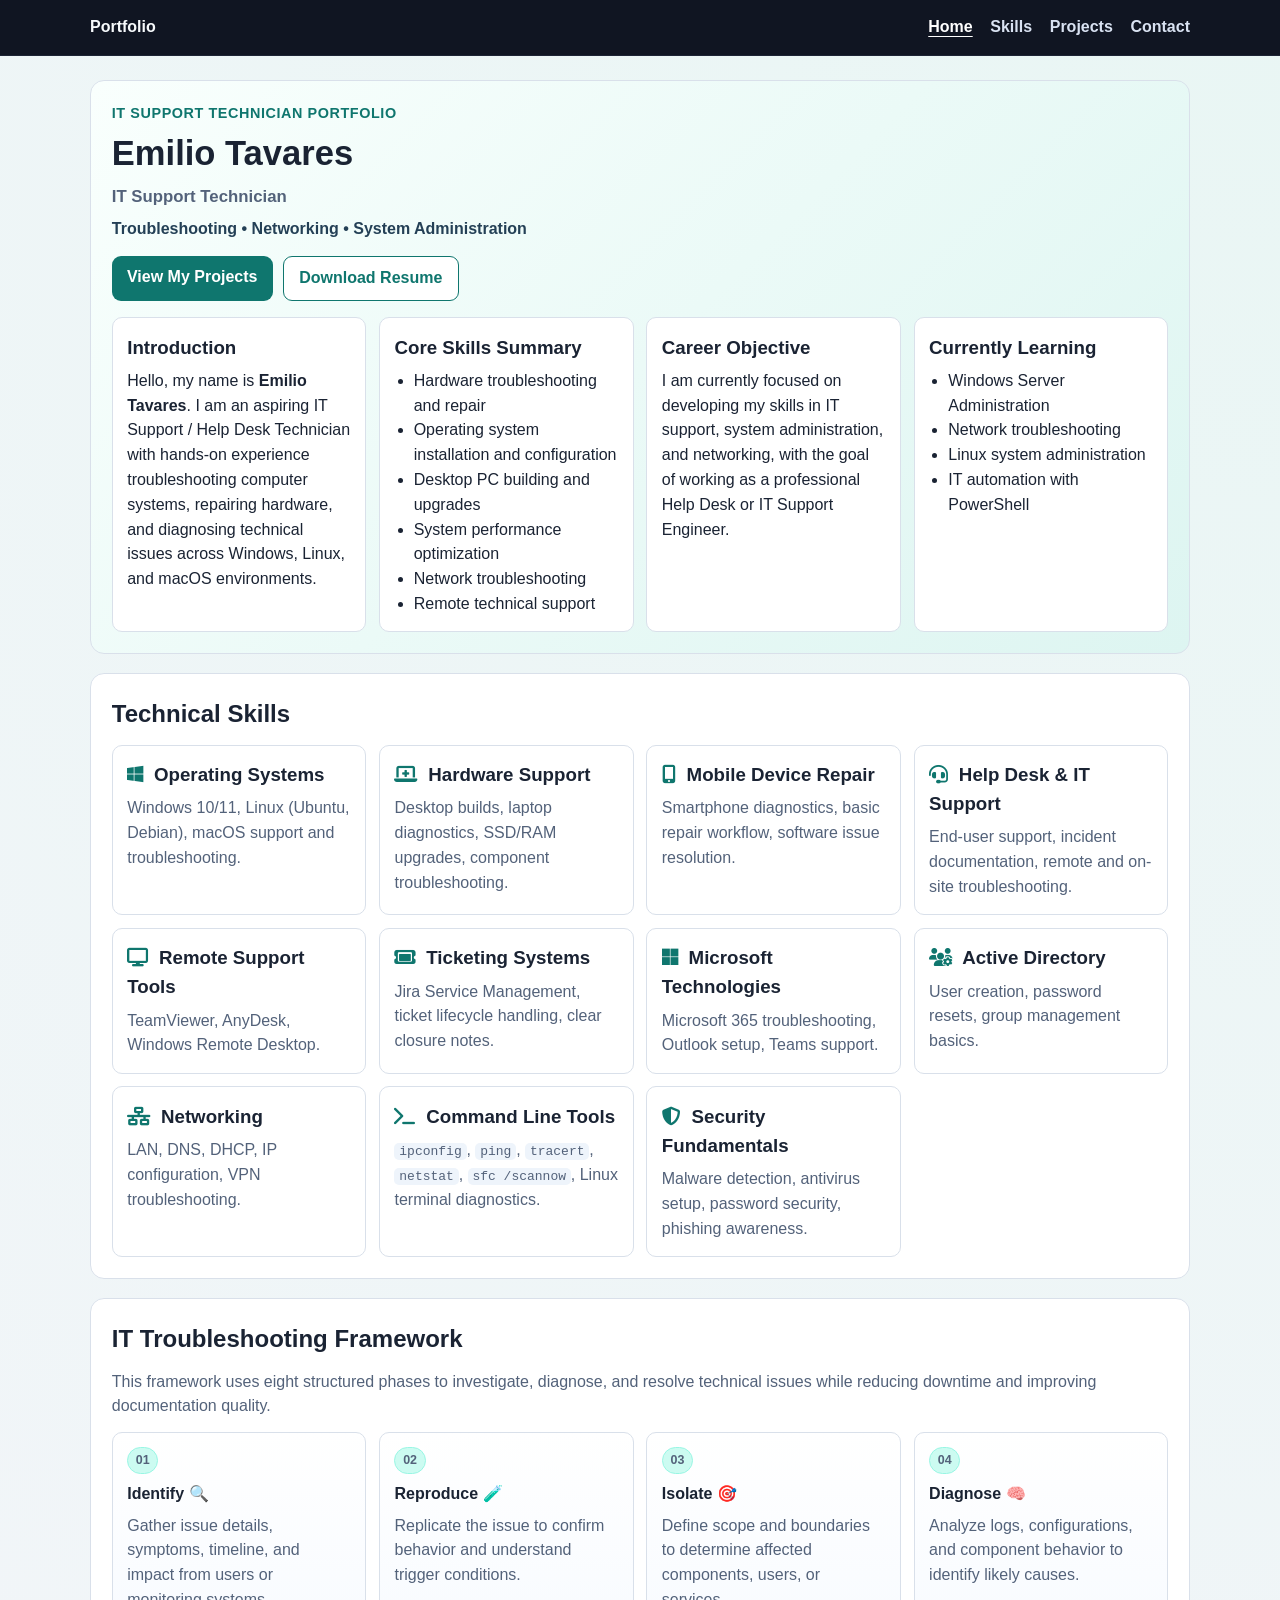
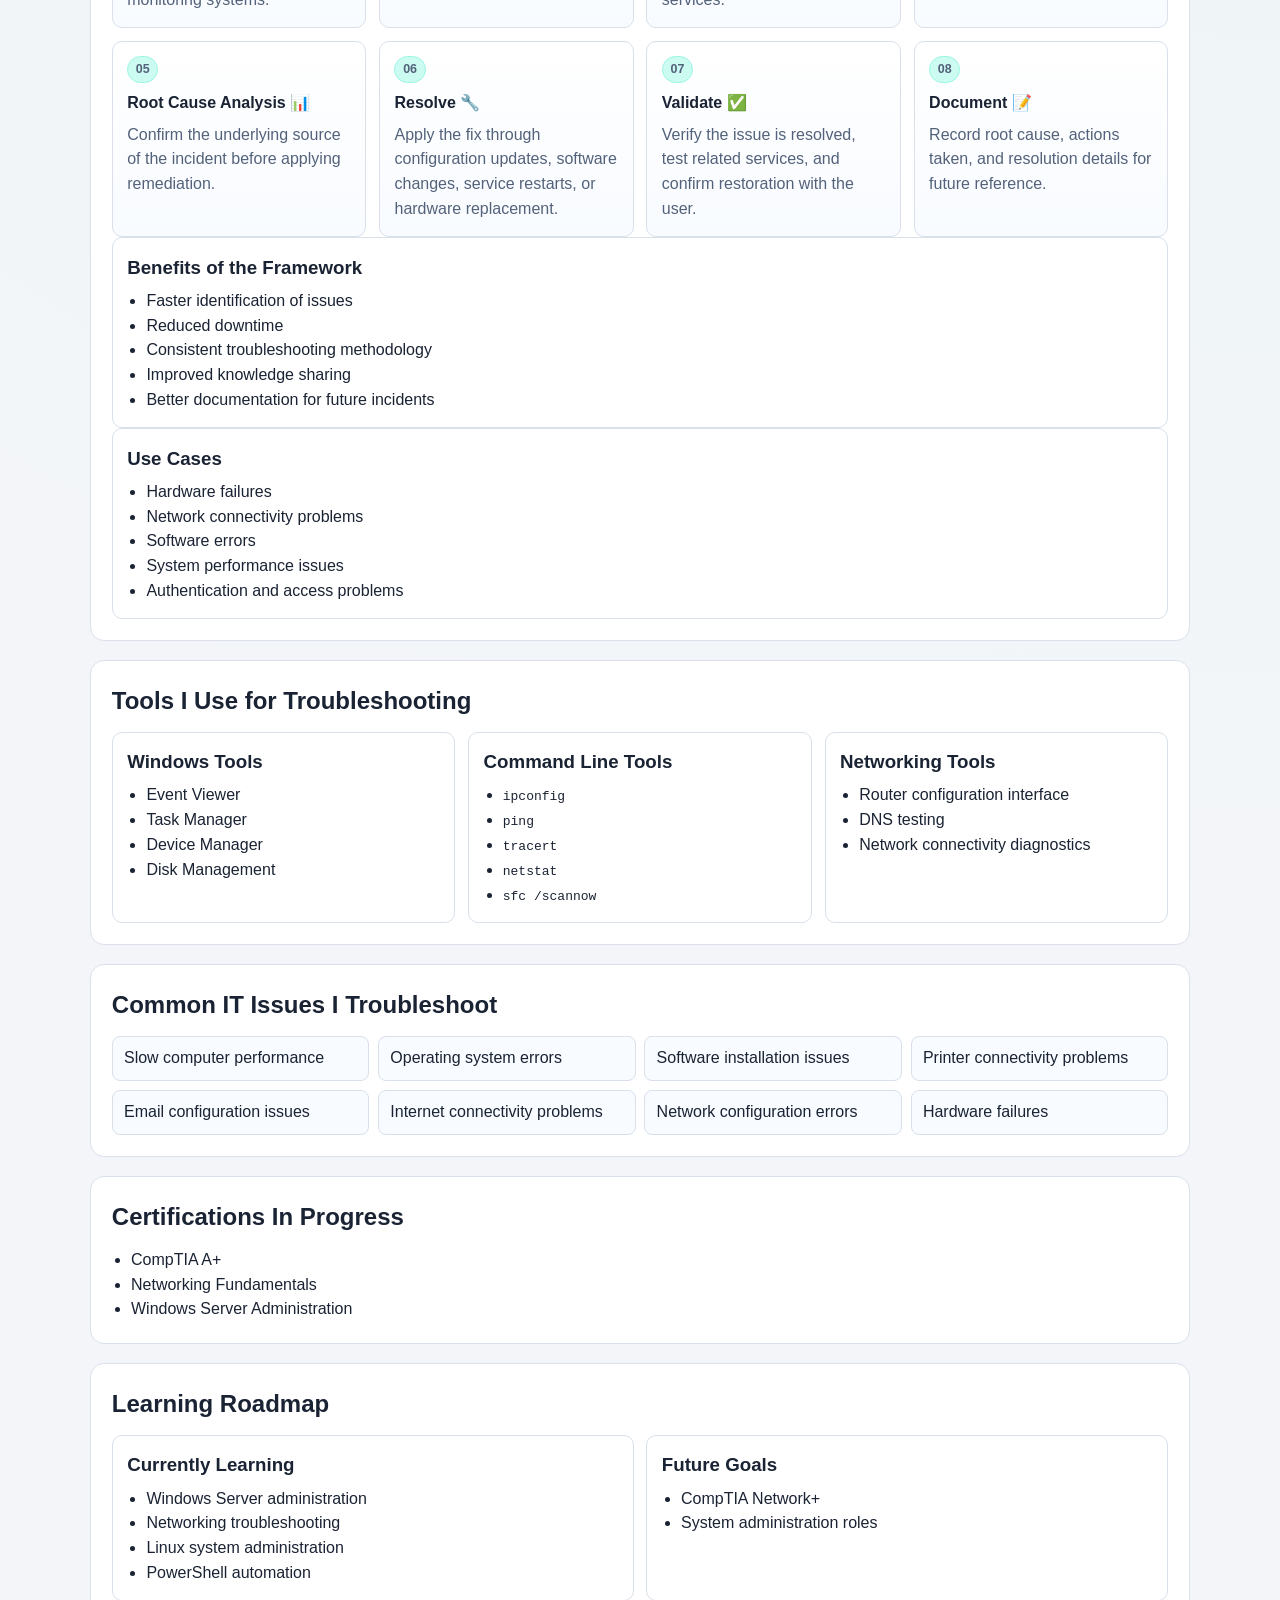
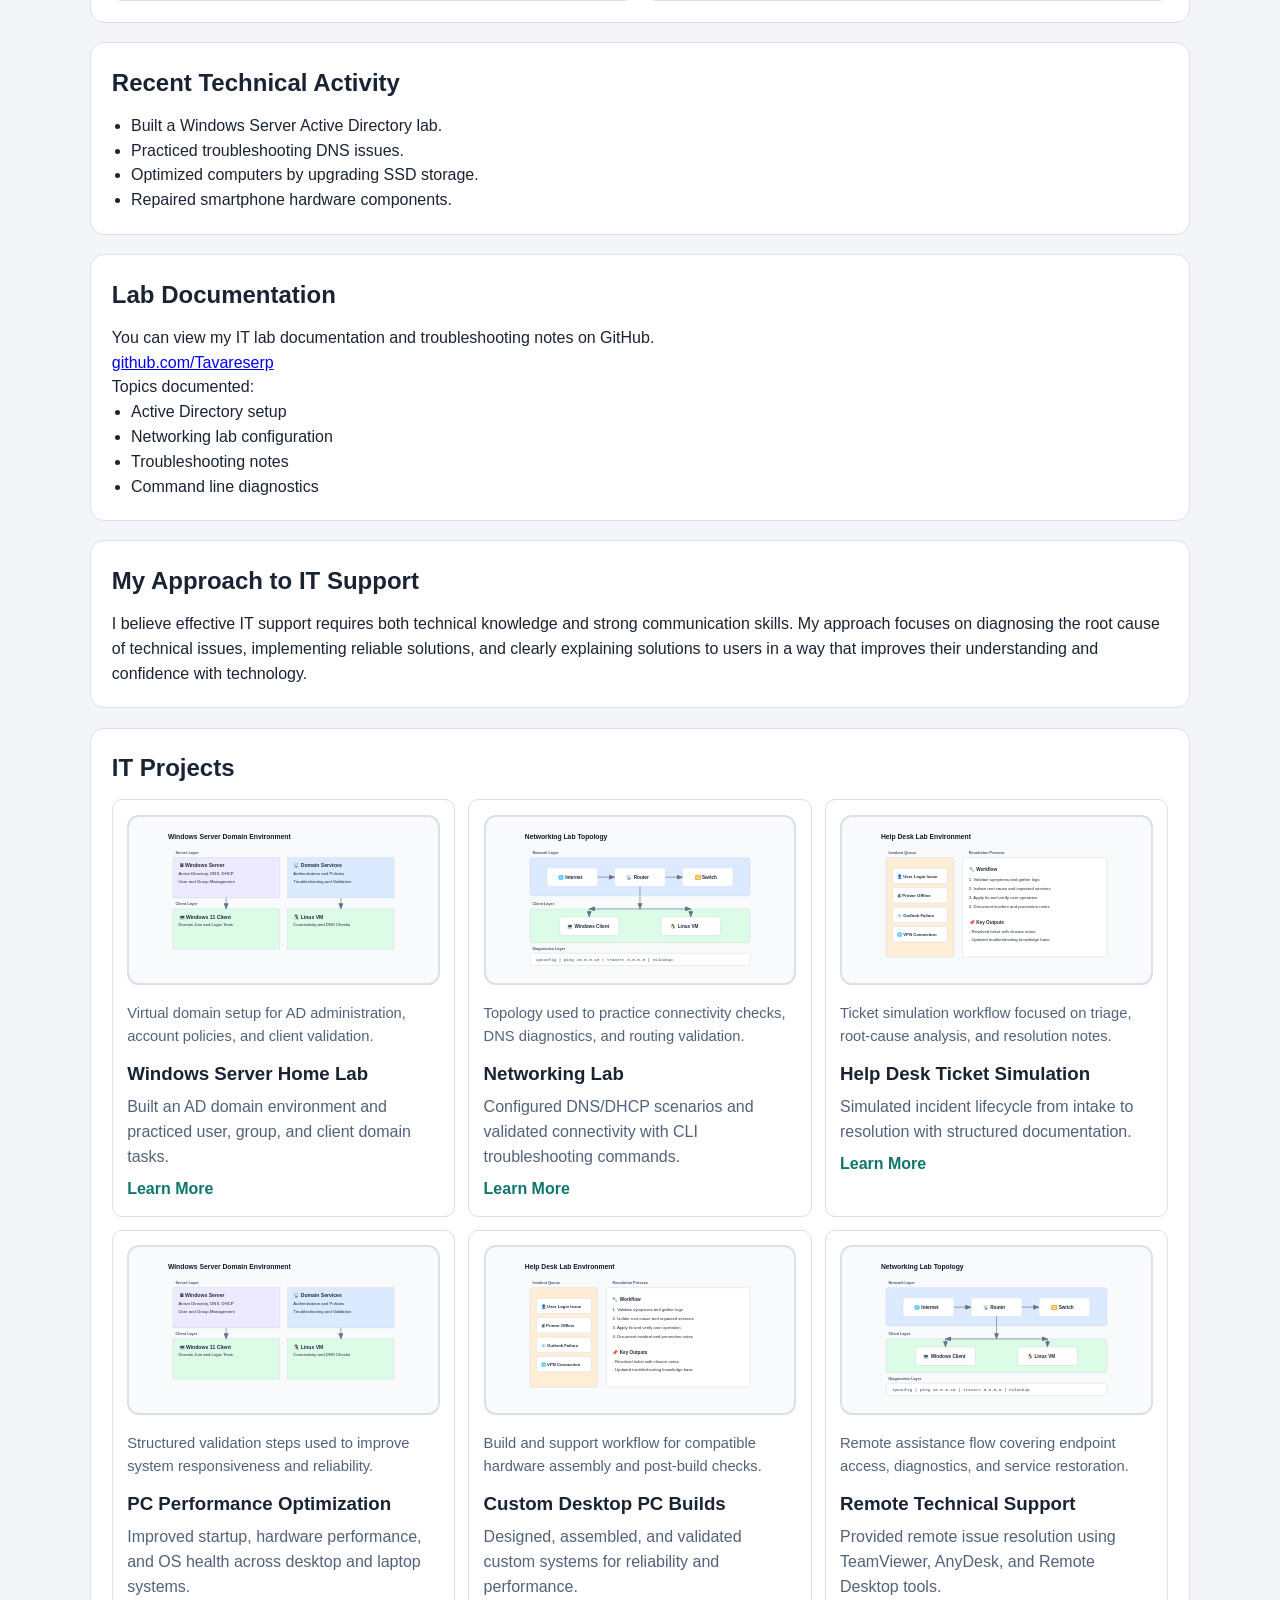
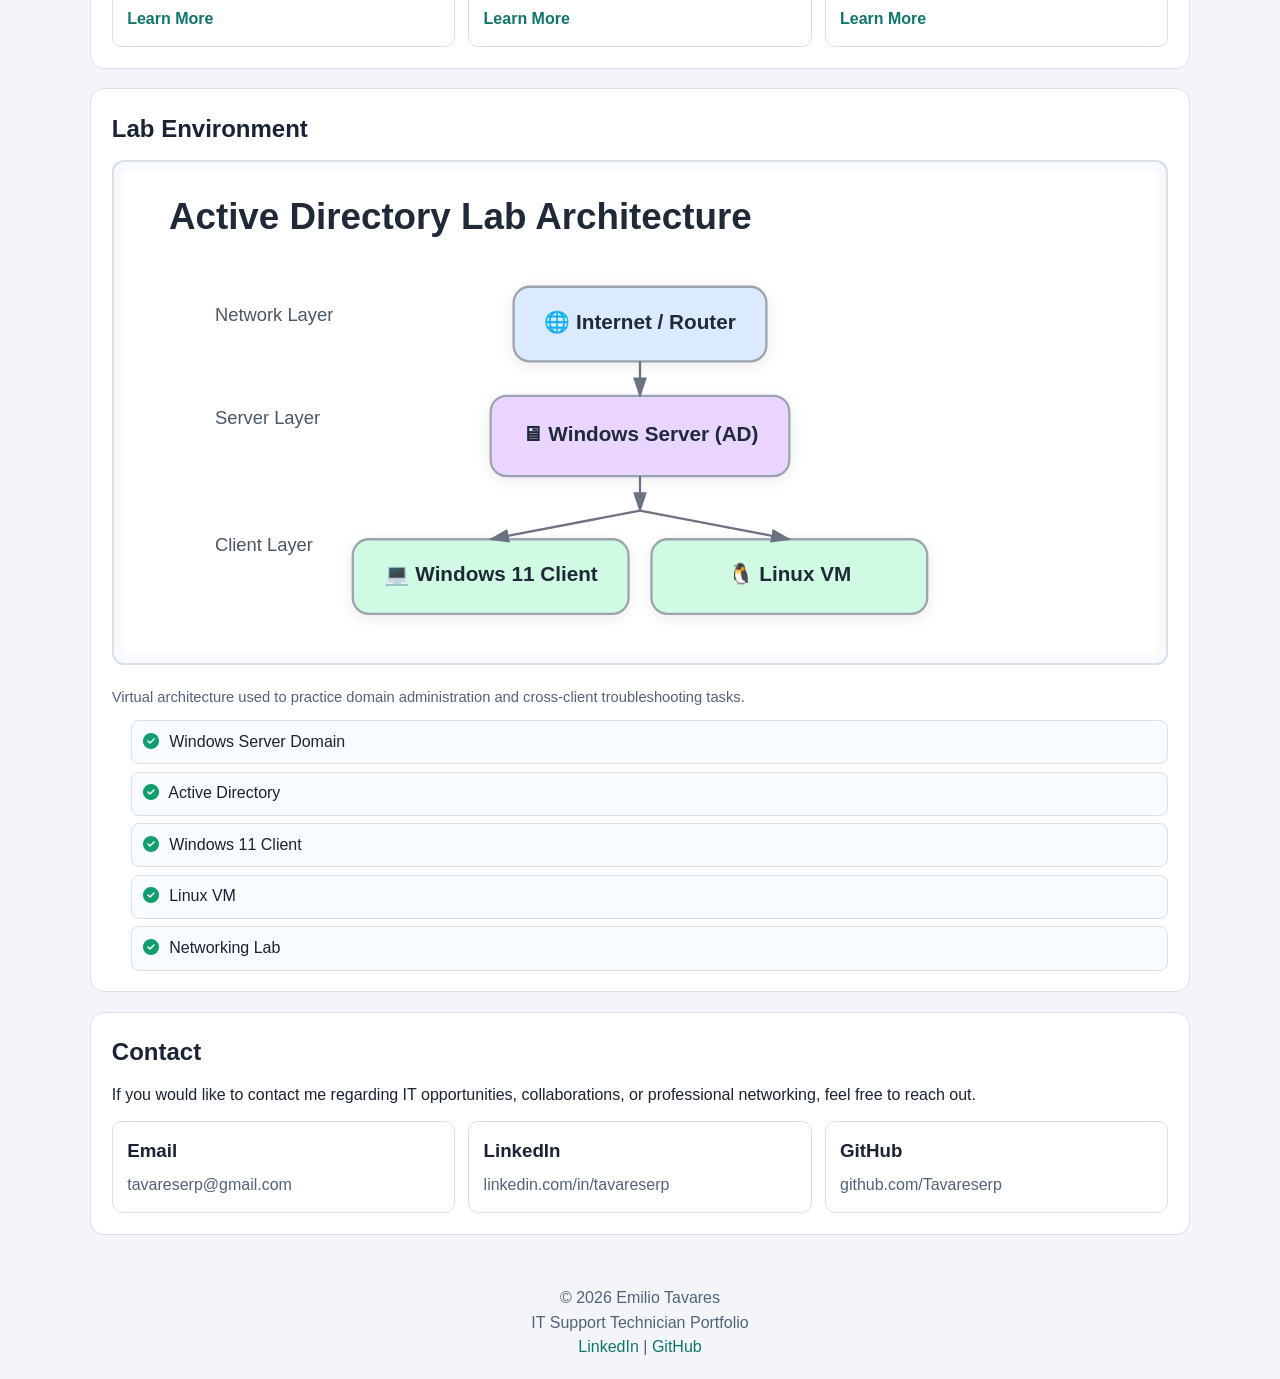
<file: index.html>
<!DOCTYPE html>
<html lang="en">
<head>
  <meta charset="UTF-8" />
  <meta name="viewport" content="width=device-width, initial-scale=1.0" />
  <title>IT Support Portfolio</title>
  <meta name="description" content="IT Support portfolio featuring technical skills, troubleshooting workflow, lab architecture, and project summaries." />
  <meta name="theme-color" content="#101522" />
  <meta property="og:title" content="IT Support Portfolio" />
  <meta property="og:description" content="Technical skills, IT troubleshooting process, lab diagrams, and project highlights." />
  <meta property="og:type" content="website" />
  <link rel="preconnect" href="https://cdnjs.cloudflare.com" />
  <link
    rel="stylesheet"
    href="https://cdnjs.cloudflare.com/ajax/libs/font-awesome/6.5.2/css/all.min.css"
    crossorigin="anonymous"
    referrerpolicy="no-referrer"
  />
  <link rel="stylesheet" href="hdp.css" />
</head>
<body>
  <a class="skip-link" href="#main-content">Skip to main content</a>
  <nav class="site-nav" aria-label="Primary">
    <div class="nav-inner">
      <a class="brand" href="#home">Portfolio</a>
      <ul class="nav-links">
        <li><a href="#home">Home</a></li>
        <li><a href="#skills">Skills</a></li>
        <li><a href="#projects">Projects</a></li>
        <li><a href="#contact">Contact</a></li>
      </ul>
    </div>
  </nav>

  <main id="main-content">
    <section id="home" class="section hero">
      <p class="eyebrow">IT Support Technician Portfolio</p>
      <h1>Emilio Tavares</h1>
      <h2>IT Support Technician</h2>
      <p class="hero-text">Troubleshooting • Networking • System Administration</p>
      <div class="hero-actions">
        <a href="#projects" class="btn btn-primary">View My Projects</a>
        <a href="resume.pdf" class="btn btn-secondary" download>Download Resume</a>
      </div>

      <div class="hero-grid">
        <article class="subsection">
          <h3>Introduction</h3>
          <p>
            Hello, my name is <strong>Emilio Tavares</strong>. I am an aspiring IT Support / Help Desk Technician with
            hands-on experience troubleshooting computer systems, repairing hardware, and diagnosing technical issues
            across Windows, Linux, and macOS environments.
          </p>
        </article>

        <article class="subsection">
          <h3>Core Skills Summary</h3>
          <ul>
            <li>Hardware troubleshooting and repair</li>
            <li>Operating system installation and configuration</li>
            <li>Desktop PC building and upgrades</li>
            <li>System performance optimization</li>
            <li>Network troubleshooting</li>
            <li>Remote technical support</li>
          </ul>
        </article>

        <article class="subsection">
          <h3>Career Objective</h3>
          <p>
            I am currently focused on developing my skills in IT support, system administration, and networking,
            with the goal of working as a professional Help Desk or IT Support Engineer.
          </p>
        </article>

        <article class="subsection">
          <h3>Currently Learning</h3>
          <ul>
            <li>Windows Server Administration</li>
            <li>Network troubleshooting</li>
            <li>Linux system administration</li>
            <li>IT automation with PowerShell</li>
          </ul>
        </article>
      </div>
    </section>

    <section id="skills" class="section">
      <h2>Technical Skills</h2>
      <div class="skills-grid">
        <article class="skill-card"><h3><i class="fa-brands fa-windows"></i> Operating Systems</h3><p>Windows 10/11, Linux (Ubuntu, Debian), macOS support and troubleshooting.</p></article>
        <article class="skill-card"><h3><i class="fa-solid fa-laptop-medical"></i> Hardware Support</h3><p>Desktop builds, laptop diagnostics, SSD/RAM upgrades, component troubleshooting.</p></article>
        <article class="skill-card"><h3><i class="fa-solid fa-mobile-screen-button"></i> Mobile Device Repair</h3><p>Smartphone diagnostics, basic repair workflow, software issue resolution.</p></article>
        <article class="skill-card"><h3><i class="fa-solid fa-headset"></i> Help Desk &amp; IT Support</h3><p>End-user support, incident documentation, remote and on-site troubleshooting.</p></article>
        <article class="skill-card"><h3><i class="fa-solid fa-display"></i> Remote Support Tools</h3><p>TeamViewer, AnyDesk, Windows Remote Desktop.</p></article>
        <article class="skill-card"><h3><i class="fa-solid fa-ticket"></i> Ticketing Systems</h3><p>Jira Service Management, ticket lifecycle handling, clear closure notes.</p></article>
        <article class="skill-card"><h3><i class="fa-brands fa-microsoft"></i> Microsoft Technologies</h3><p>Microsoft 365 troubleshooting, Outlook setup, Teams support.</p></article>
        <article class="skill-card"><h3><i class="fa-solid fa-users-gear"></i> Active Directory</h3><p>User creation, password resets, group management basics.</p></article>
        <article class="skill-card"><h3><i class="fa-solid fa-network-wired"></i> Networking</h3><p>LAN, DNS, DHCP, IP configuration, VPN troubleshooting.</p></article>
        <article class="skill-card"><h3><i class="fa-solid fa-terminal"></i> Command Line Tools</h3><p><code>ipconfig</code>, <code>ping</code>, <code>tracert</code>, <code>netstat</code>, <code>sfc /scannow</code>, Linux terminal diagnostics.</p></article>
        <article class="skill-card"><h3><i class="fa-solid fa-shield-halved"></i> Security Fundamentals</h3><p>Malware detection, antivirus setup, password security, phishing awareness.</p></article>
      </div>
    </section>

    <section id="troubleshooting-process" class="section">
      <h2>IT Troubleshooting Framework</h2>
      <p class="section-intro">
        This framework uses eight structured phases to investigate, diagnose, and resolve technical issues while
        reducing downtime and improving documentation quality.
      </p>

      <div class="process-flow" role="list" aria-label="Troubleshooting workflow">
        <article class="process-step" role="listitem">
          <p class="step-number">01</p>
          <h3>Identify 🔍</h3>
          <p>Gather issue details, symptoms, timeline, and impact from users or monitoring systems.</p>
        </article>
        <article class="process-step" role="listitem">
          <p class="step-number">02</p>
          <h3>Reproduce 🧪</h3>
          <p>Replicate the issue to confirm behavior and understand trigger conditions.</p>
        </article>
        <article class="process-step" role="listitem">
          <p class="step-number">03</p>
          <h3>Isolate 🎯</h3>
          <p>Define scope and boundaries to determine affected components, users, or services.</p>
        </article>
        <article class="process-step" role="listitem">
          <p class="step-number">04</p>
          <h3>Diagnose 🧠</h3>
          <p>Analyze logs, configurations, and component behavior to identify likely causes.</p>
        </article>
        <article class="process-step" role="listitem">
          <p class="step-number">05</p>
          <h3>Root Cause Analysis 📊</h3>
          <p>Confirm the underlying source of the incident before applying remediation.</p>
        </article>
        <article class="process-step" role="listitem">
          <p class="step-number">06</p>
          <h3>Resolve 🔧</h3>
          <p>Apply the fix through configuration updates, software changes, service restarts, or hardware replacement.</p>
        </article>
        <article class="process-step" role="listitem">
          <p class="step-number">07</p>
          <h3>Validate ✅</h3>
          <p>Verify the issue is resolved, test related services, and confirm restoration with the user.</p>
        </article>
        <article class="process-step" role="listitem">
          <p class="step-number">08</p>
          <h3>Document 📝</h3>
          <p>Record root cause, actions taken, and resolution details for future reference.</p>
        </article>
      </div>

      <article class="subsection">
        <h3>Benefits of the Framework</h3>
        <ul>
          <li>Faster identification of issues</li>
          <li>Reduced downtime</li>
          <li>Consistent troubleshooting methodology</li>
          <li>Improved knowledge sharing</li>
          <li>Better documentation for future incidents</li>
        </ul>
      </article>

      <article class="subsection">
        <h3>Use Cases</h3>
        <ul>
          <li>Hardware failures</li>
          <li>Network connectivity problems</li>
          <li>Software errors</li>
          <li>System performance issues</li>
          <li>Authentication and access problems</li>
        </ul>
      </article>
    </section>

    <section id="troubleshooting-tools" class="section">
      <h2>Tools I Use for Troubleshooting</h2>
      <div class="tools-grid">
        <article class="tool-box">
          <h3>Windows Tools</h3>
          <ul>
            <li>Event Viewer</li>
            <li>Task Manager</li>
            <li>Device Manager</li>
            <li>Disk Management</li>
          </ul>
        </article>
        <article class="tool-box">
          <h3>Command Line Tools</h3>
          <ul>
            <li><code>ipconfig</code></li>
            <li><code>ping</code></li>
            <li><code>tracert</code></li>
            <li><code>netstat</code></li>
            <li><code>sfc /scannow</code></li>
          </ul>
        </article>
        <article class="tool-box">
          <h3>Networking Tools</h3>
          <ul>
            <li>Router configuration interface</li>
            <li>DNS testing</li>
            <li>Network connectivity diagnostics</li>
          </ul>
        </article>
      </div>
    </section>

    <section id="common-issues" class="section">
      <h2>Common IT Issues I Troubleshoot</h2>
      <ul class="issue-grid">
        <li>Slow computer performance</li>
        <li>Operating system errors</li>
        <li>Software installation issues</li>
        <li>Printer connectivity problems</li>
        <li>Email configuration issues</li>
        <li>Internet connectivity problems</li>
        <li>Network configuration errors</li>
        <li>Hardware failures</li>
      </ul>
    </section>

    <section id="certifications" class="section">
      <h2>Certifications In Progress</h2>
      <ul>
        <li>CompTIA A+</li>
        <li>Networking Fundamentals</li>
        <li>Windows Server Administration</li>
      </ul>
    </section>

    <section id="learning-roadmap" class="section">
      <h2>Learning Roadmap</h2>
      <div class="roadmap-grid">
        <article class="subsection">
          <h3>Currently Learning</h3>
          <ul>
            <li>Windows Server administration</li>
            <li>Networking troubleshooting</li>
            <li>Linux system administration</li>
            <li>PowerShell automation</li>
          </ul>
        </article>
        <article class="subsection">
          <h3>Future Goals</h3>
          <ul>
            <li>CompTIA Network+</li>
            <li>System administration roles</li>
          </ul>
        </article>
      </div>
    </section>

    <section id="recent-activity" class="section">
      <h2>Recent Technical Activity</h2>
      <ul>
        <li>Built a Windows Server Active Directory lab.</li>
        <li>Practiced troubleshooting DNS issues.</li>
        <li>Optimized computers by upgrading SSD storage.</li>
        <li>Repaired smartphone hardware components.</li>
      </ul>
    </section>

    <section id="lab-documentation" class="section">
      <h2>Lab Documentation</h2>
      <p>You can view my IT lab documentation and troubleshooting notes on GitHub.</p>
      <p><a href="https://github.com/Tavareserp/" target="_blank" rel="noopener noreferrer">github.com/Tavareserp</a></p>
      <p>Topics documented:</p>
      <ul>
        <li>Active Directory setup</li>
        <li>Networking lab configuration</li>
        <li>Troubleshooting notes</li>
        <li>Command line diagnostics</li>
      </ul>
    </section>

    <section id="philosophy" class="section">
      <h2>My Approach to IT Support</h2>
      <p>
        I believe effective IT support requires both technical knowledge and strong communication skills. My approach
        focuses on diagnosing the root cause of technical issues, implementing reliable solutions, and clearly
        explaining solutions to users in a way that improves their understanding and confidence with technology.
      </p>
    </section>

    <section id="projects" class="section">
      <h2>IT Projects</h2>
      <div class="projects-grid">
        <article class="project-card">
          <img src="images/windows-server-lab.svg" alt="Windows Server domain environment diagram" class="project-diagram" loading="lazy" decoding="async" />
          <p class="diagram-caption">Virtual domain setup for AD administration, account policies, and client validation.</p>
          <h3>Windows Server Home Lab</h3>
          <p>Built an AD domain environment and practiced user, group, and client domain tasks.</p>
          <a href="#" class="text-link">Learn More</a>
        </article>
        <article class="project-card">
          <img src="images/network-lab.svg" alt="Networking lab topology diagram" class="project-diagram" loading="lazy" decoding="async" />
          <p class="diagram-caption">Topology used to practice connectivity checks, DNS diagnostics, and routing validation.</p>
          <h3>Networking Lab</h3>
          <p>Configured DNS/DHCP scenarios and validated connectivity with CLI troubleshooting commands.</p>
          <a href="#" class="text-link">Learn More</a>
        </article>
        <article class="project-card">
          <img src="images/helpdesk-lab.svg" alt="Help desk lab environment diagram" class="project-diagram" loading="lazy" decoding="async" />
          <p class="diagram-caption">Ticket simulation workflow focused on triage, root-cause analysis, and resolution notes.</p>
          <h3>Help Desk Ticket Simulation</h3>
          <p>Simulated incident lifecycle from intake to resolution with structured documentation.</p>
          <a href="#" class="text-link">Learn More</a>
        </article>
        <article class="project-card">
          <img src="images/windows-server-lab.svg" alt="Windows server task diagram" class="project-diagram" loading="lazy" decoding="async" />
          <p class="diagram-caption">Structured validation steps used to improve system responsiveness and reliability.</p>
          <h3>PC Performance Optimization</h3>
          <p>Improved startup, hardware performance, and OS health across desktop and laptop systems.</p>
          <a href="#" class="text-link">Learn More</a>
        </article>
        <article class="project-card">
          <img src="images/helpdesk-lab.svg" alt="Custom desktop support diagram" class="project-diagram" loading="lazy" decoding="async" />
          <p class="diagram-caption">Build and support workflow for compatible hardware assembly and post-build checks.</p>
          <h3>Custom Desktop PC Builds</h3>
          <p>Designed, assembled, and validated custom systems for reliability and performance.</p>
          <a href="#" class="text-link">Learn More</a>
        </article>
        <article class="project-card">
          <img src="images/network-lab.svg" alt="Remote support network diagram" class="project-diagram" loading="lazy" decoding="async" />
          <p class="diagram-caption">Remote assistance flow covering endpoint access, diagnostics, and service restoration.</p>
          <h3>Remote Technical Support</h3>
          <p>Provided remote issue resolution using TeamViewer, AnyDesk, and Remote Desktop tools.</p>
          <a href="#" class="text-link">Learn More</a>
        </article>
      </div>
    </section>

    <section id="lab-status" class="section">
      <h2>Lab Environment</h2>
      <img class="diagram-image project-diagram" src="images/lab-environment-diagram.svg" loading="lazy" decoding="async" alt="Active Directory lab architecture diagram" />
      <p class="diagram-caption">Virtual architecture used to practice domain administration and cross-client troubleshooting tasks.</p>
      <ul class="status-list">
        <li><i class="fa-solid fa-circle-check"></i> Windows Server Domain</li>
        <li><i class="fa-solid fa-circle-check"></i> Active Directory</li>
        <li><i class="fa-solid fa-circle-check"></i> Windows 11 Client</li>
        <li><i class="fa-solid fa-circle-check"></i> Linux VM</li>
        <li><i class="fa-solid fa-circle-check"></i> Networking Lab</li>
      </ul>
    </section>

    <section id="contact" class="section">
      <h2>Contact</h2>
      <p>
        If you would like to contact me regarding IT opportunities, collaborations, or professional networking,
        feel free to reach out.
      </p>
      <div class="contact-grid">
        <article class="contact-item">
          <h3>Email</h3>
          <p><a href="mailto:tavareserp@gmail.com">tavareserp@gmail.com</a></p>
        </article>
        <article class="contact-item">
          <h3>LinkedIn</h3>
          <p><a href="https://linkedin.com/in/tavareserp" target="_blank" rel="noopener noreferrer">linkedin.com/in/tavareserp</a></p>
        </article>
        <article class="contact-item">
          <h3>GitHub</h3>
          <p><a href="https://github.com/Tavareserp/" target="_blank" rel="noopener noreferrer">github.com/Tavareserp</a></p>
        </article>
      </div>
    </section>
  </main>

  <footer>
    <p>&copy; <span id="year"></span> Emilio Tavares</p>
    <p>IT Support Technician Portfolio</p>
    <p>
      <a href="https://linkedin.com/in/tavareserp" target="_blank" rel="noopener noreferrer">LinkedIn</a>
      |
      <a href="https://github.com/Tavareserp/" target="_blank" rel="noopener noreferrer">GitHub</a>
    </p>
  </footer>

  <button id="backToTop" class="back-to-top" type="button" aria-label="Back to top">
    <i class="fa-solid fa-arrow-up"></i>
  </button>

  <script src="hdp.js"></script>
</body>
</html>
</file>
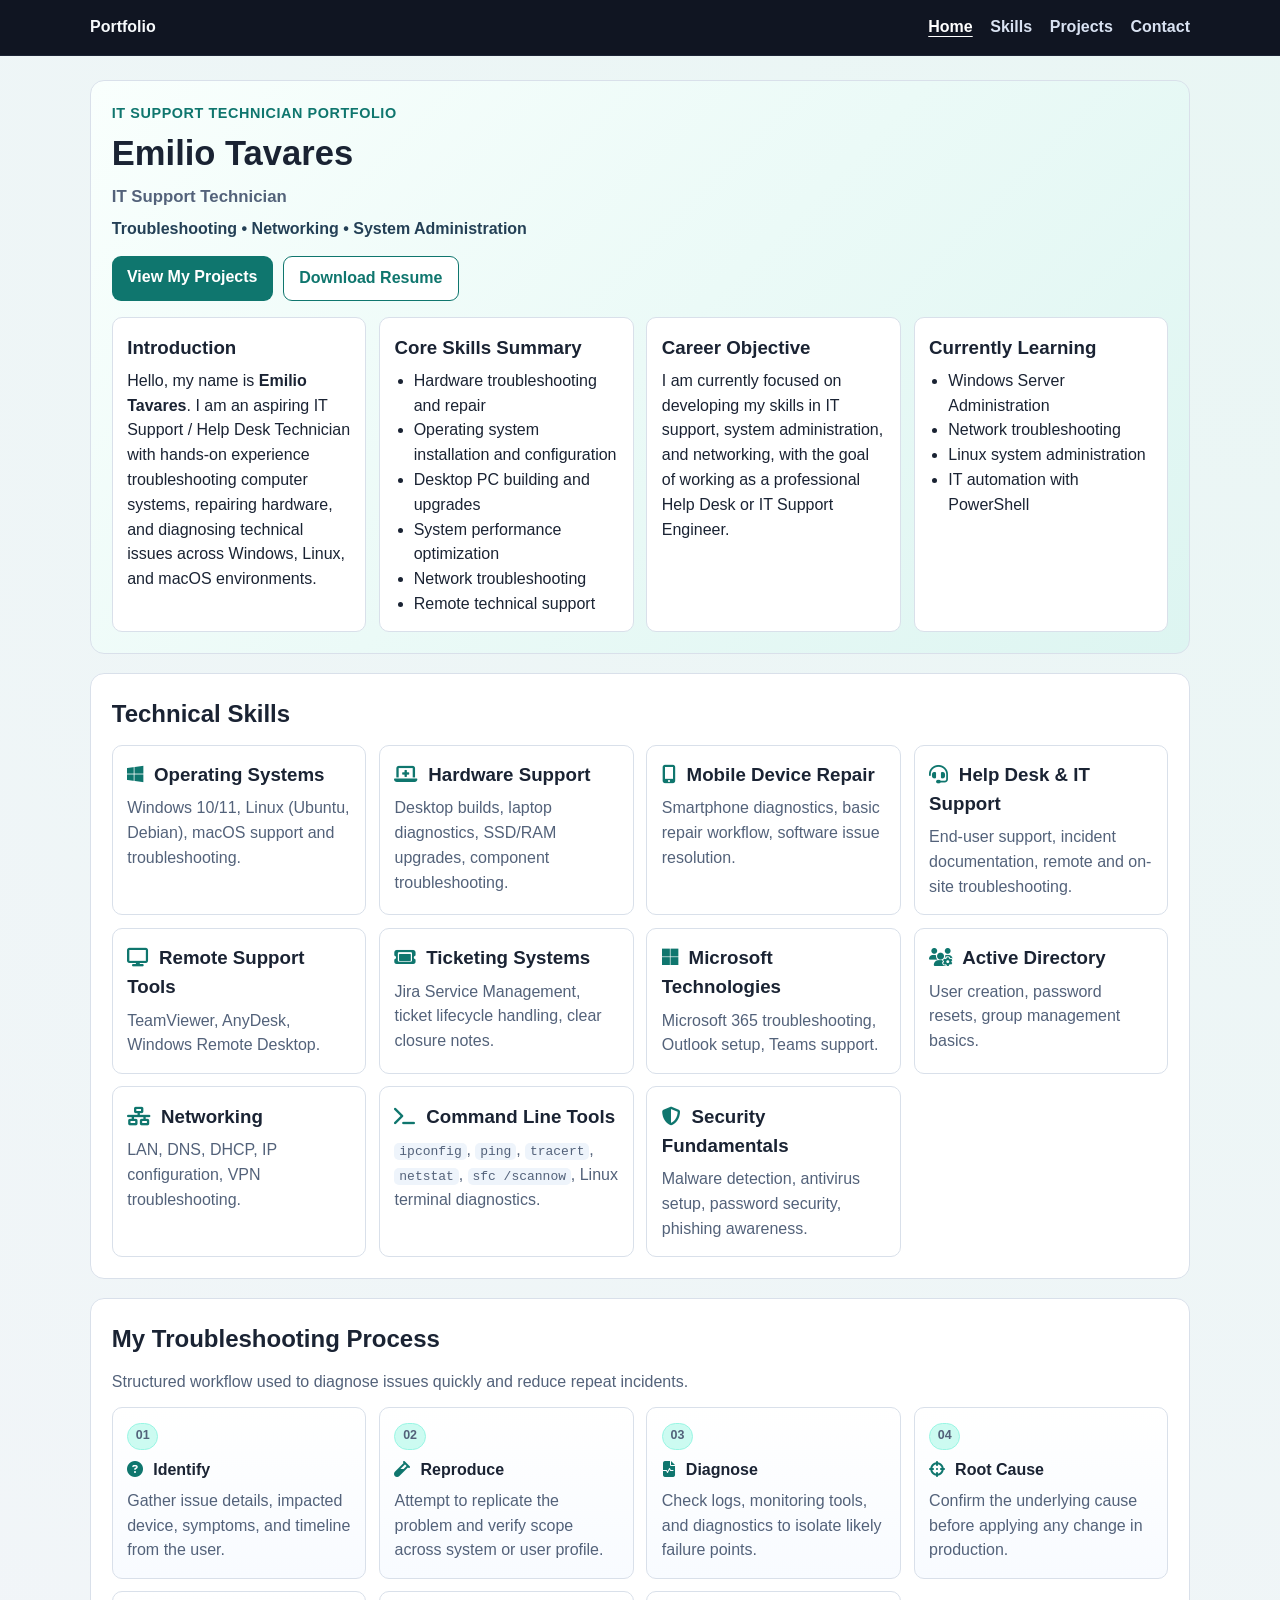
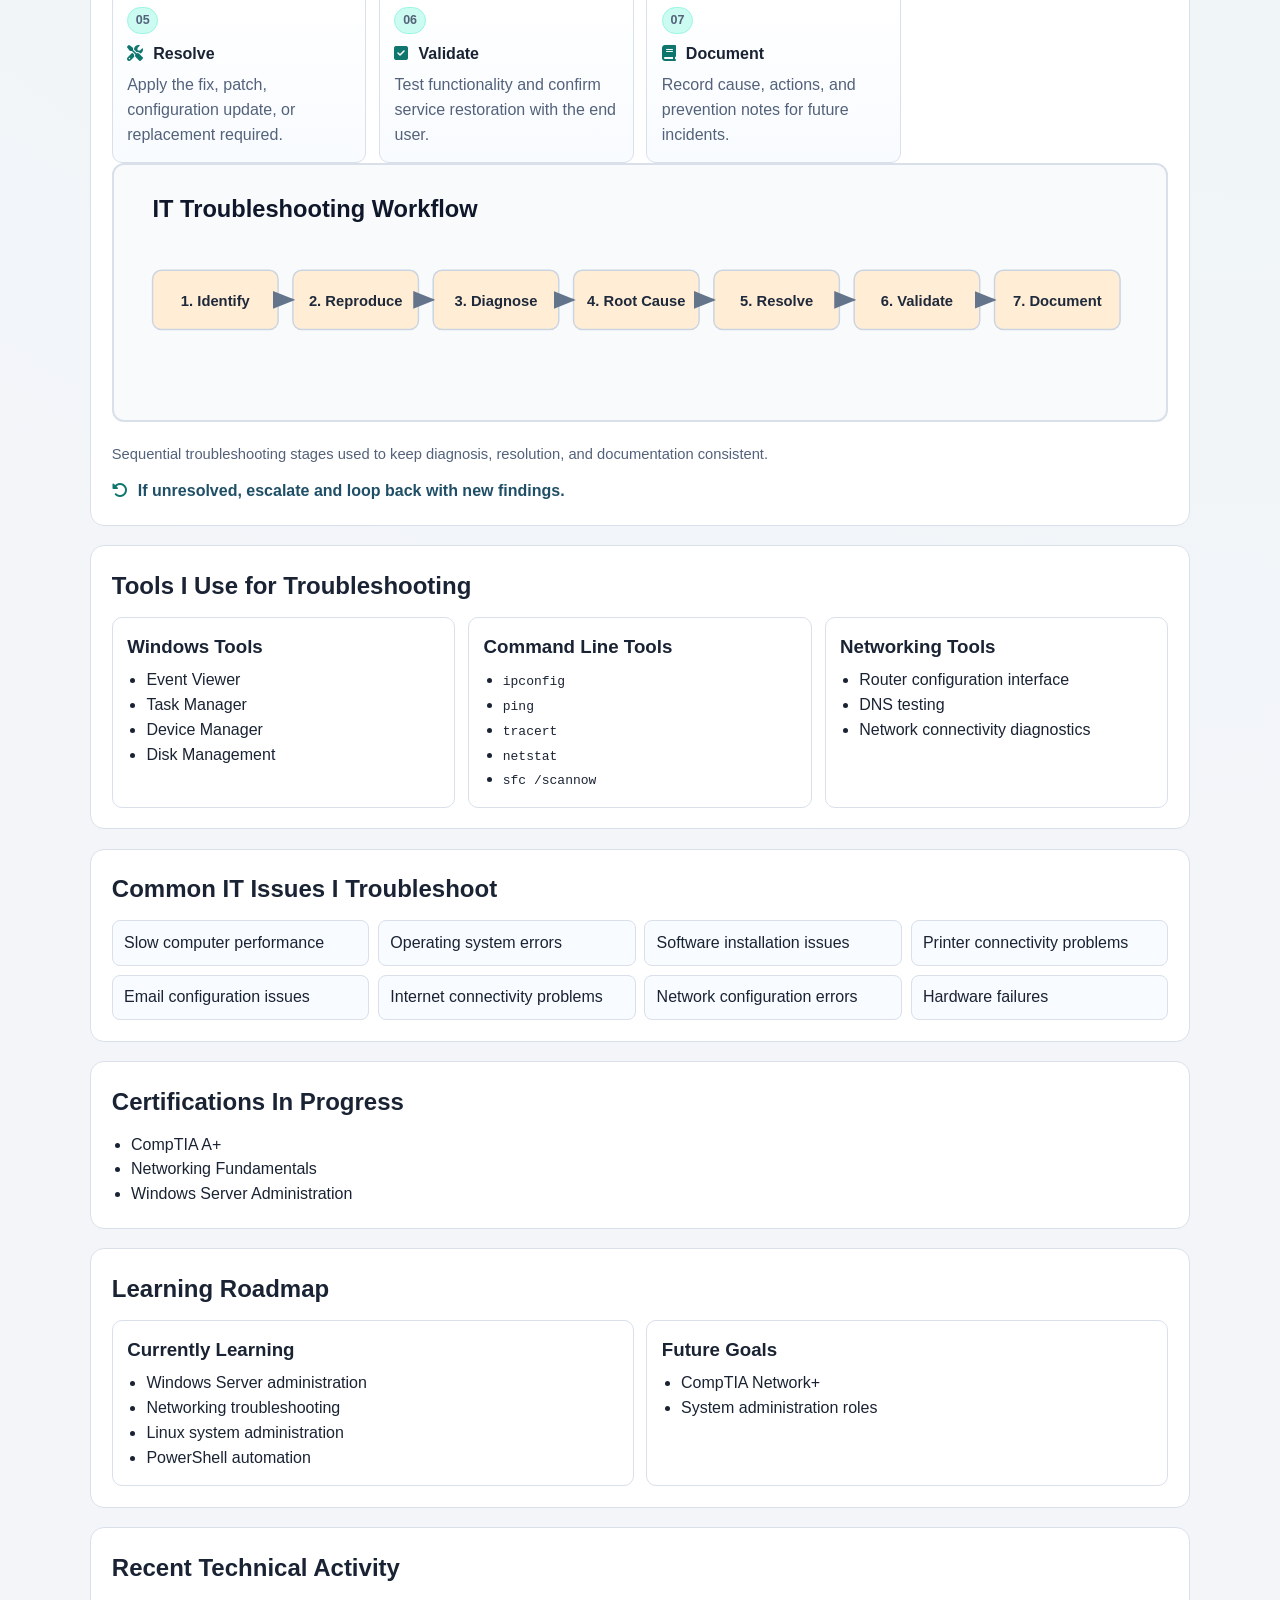
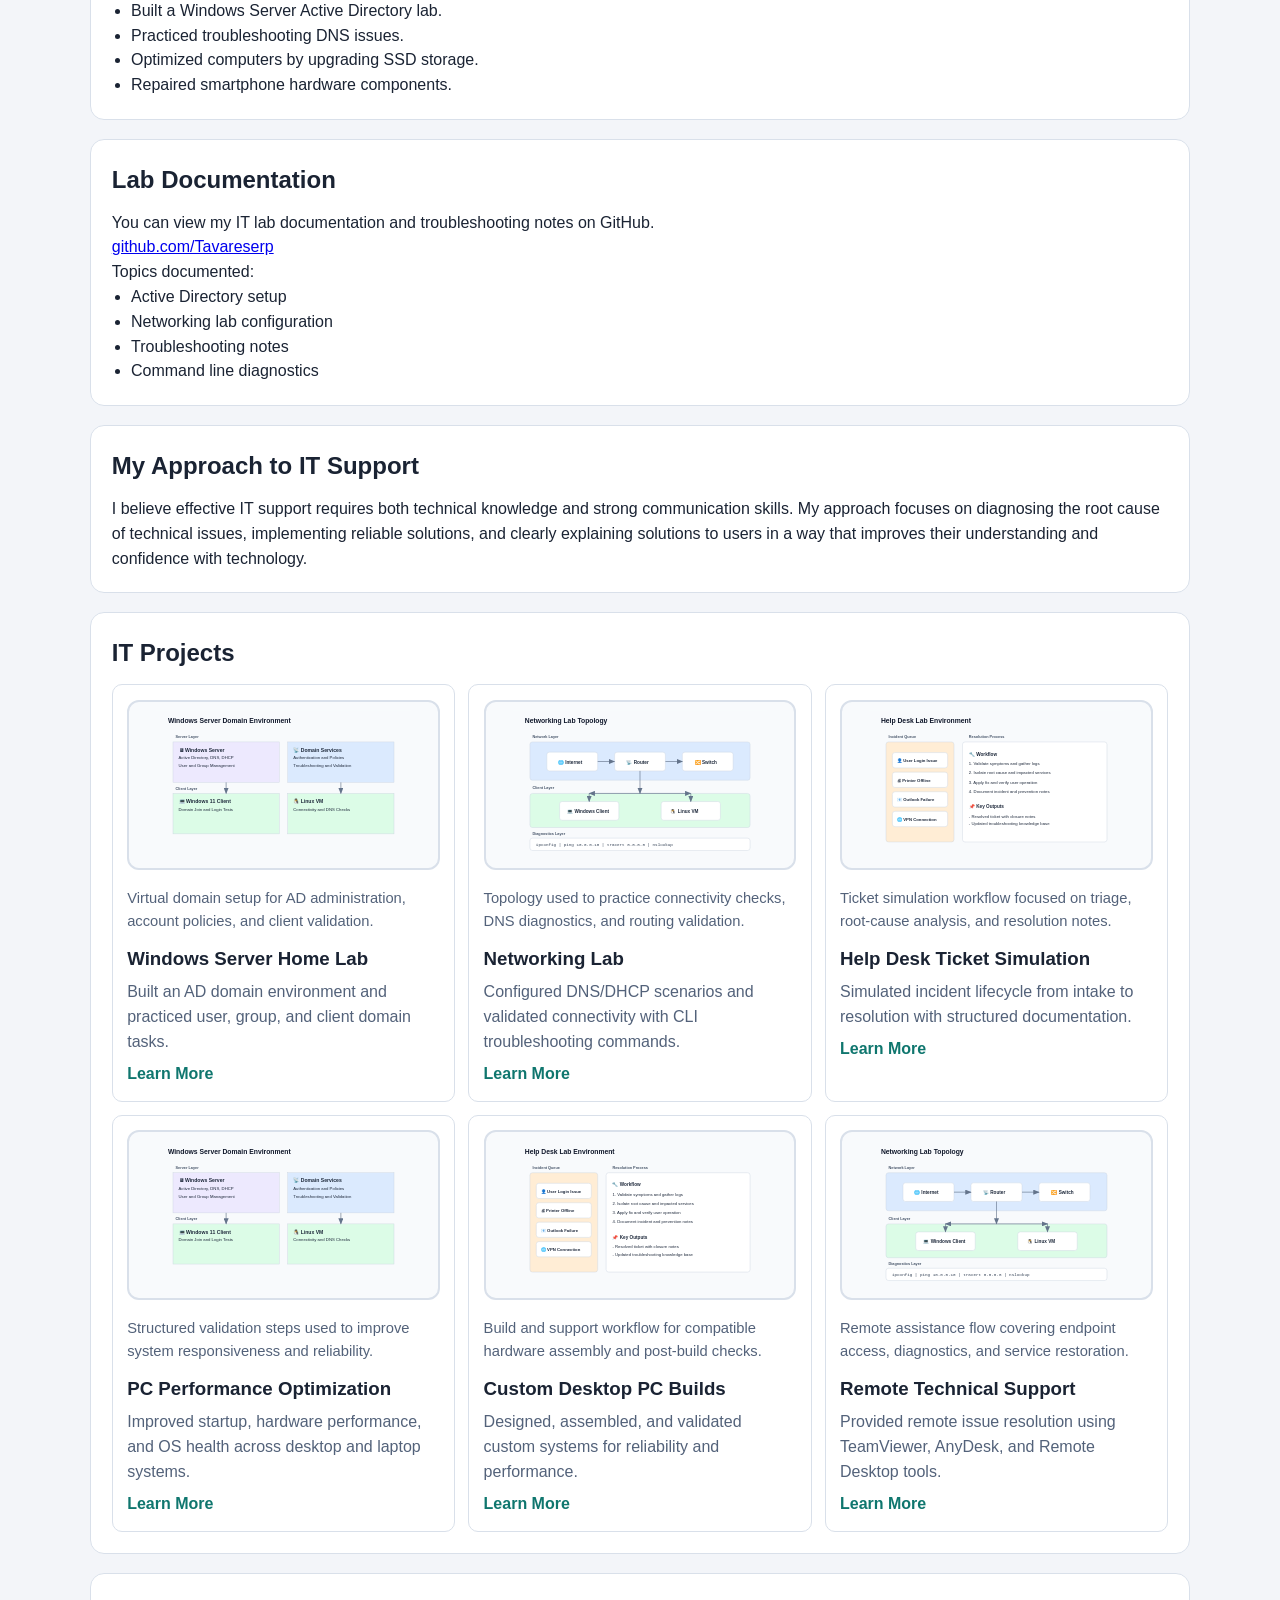
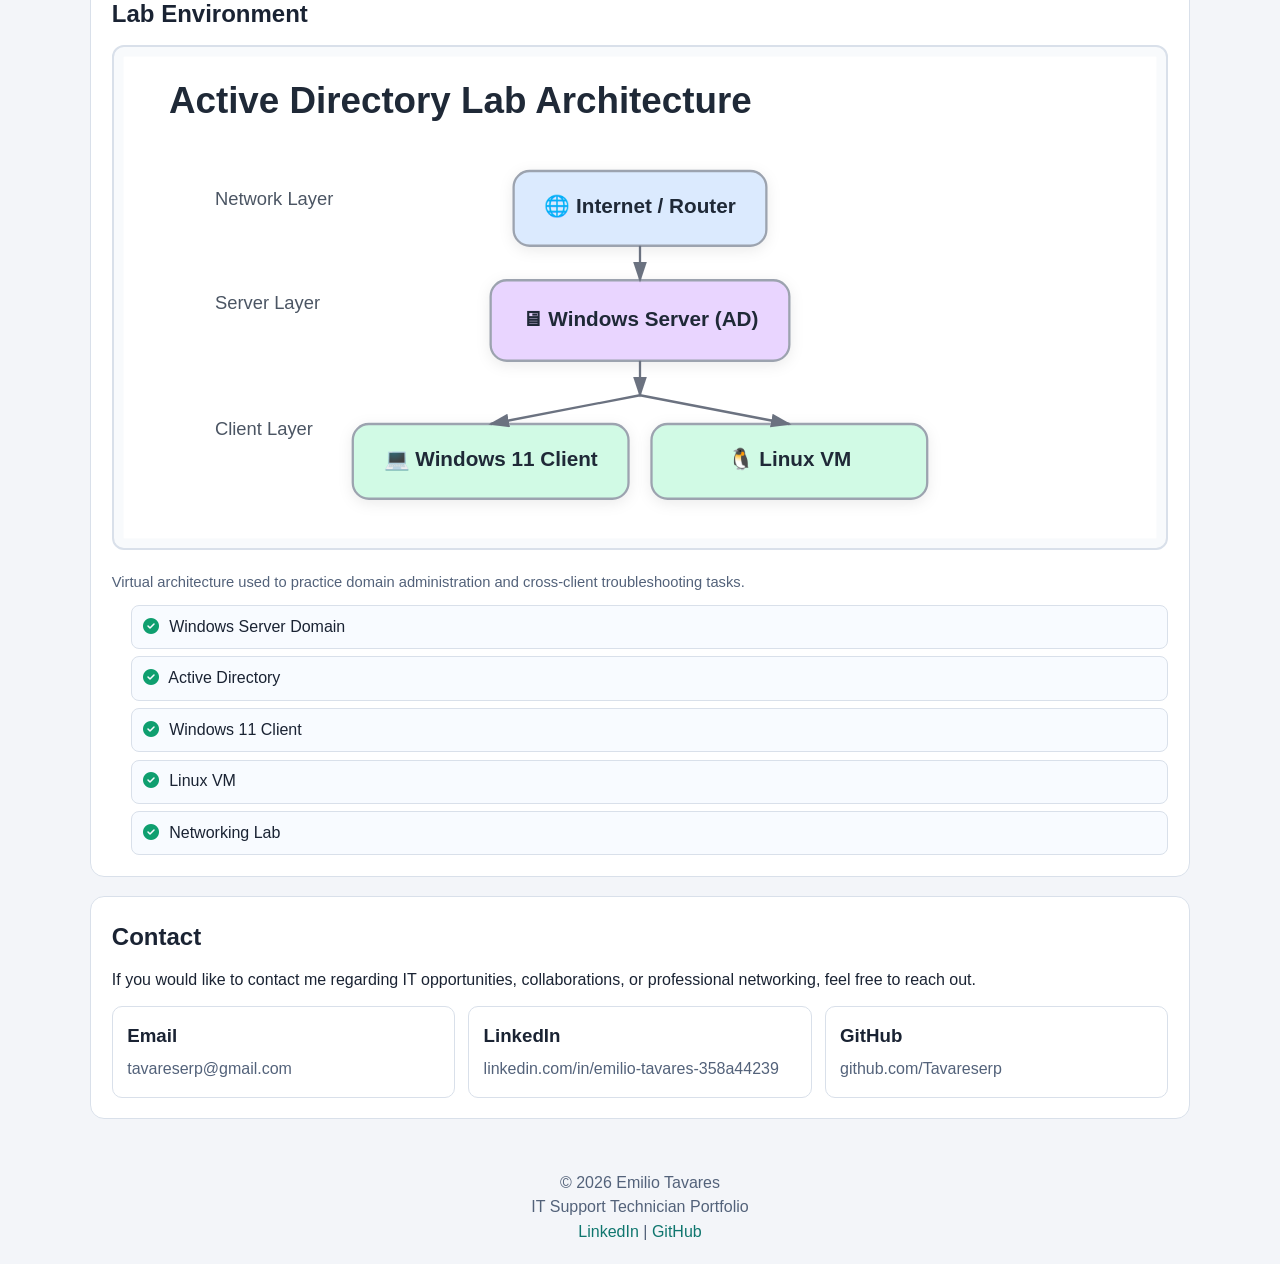
<file: hdp.html>
<!DOCTYPE html>
<html lang="en">
<head>
  <meta charset="UTF-8" />
  <meta name="viewport" content="width=device-width, initial-scale=1.0" />
  <title>IT Support Portfolio</title>
  <meta name="description" content="IT Support portfolio featuring technical skills, troubleshooting workflow, lab architecture, and project summaries." />
  <meta name="theme-color" content="#101522" />
  <meta property="og:title" content="IT Support Portfolio" />
  <meta property="og:description" content="Technical skills, IT troubleshooting process, lab diagrams, and project highlights." />
  <meta property="og:type" content="website" />
  <link rel="preconnect" href="https://cdnjs.cloudflare.com" />
  <link
    rel="stylesheet"
    href="https://cdnjs.cloudflare.com/ajax/libs/font-awesome/6.5.2/css/all.min.css"
    crossorigin="anonymous"
    referrerpolicy="no-referrer"
  />
  <link rel="stylesheet" href="hdp.css" />
</head>
<body>
  <a class="skip-link" href="#main-content">Skip to main content</a>
  <nav class="site-nav" aria-label="Primary">
    <div class="nav-inner">
      <a class="brand" href="#home">Portfolio</a>
      <ul class="nav-links">
        <li><a href="#home">Home</a></li>
        <li><a href="#skills">Skills</a></li>
        <li><a href="#projects">Projects</a></li>
        <li><a href="#contact">Contact</a></li>
      </ul>
    </div>
  </nav>

  <main id="main-content">
    <section id="home" class="section hero">
      <p class="eyebrow">IT Support Technician Portfolio</p>
      <h1>Emilio Tavares</h1>
      <h2>IT Support Technician</h2>
      <p class="hero-text">Troubleshooting • Networking • System Administration</p>
      <div class="hero-actions">
        <a href="#projects" class="btn btn-primary">View My Projects</a>
        <a href="resume.pdf" class="btn btn-secondary" download>Download Resume</a>
      </div>

      <div class="hero-grid">
        <article class="subsection">
          <h3>Introduction</h3>
          <p>
            Hello, my name is <strong>Emilio Tavares</strong>. I am an aspiring IT Support / Help Desk Technician with
            hands-on experience troubleshooting computer systems, repairing hardware, and diagnosing technical issues
            across Windows, Linux, and macOS environments.
          </p>
        </article>

        <article class="subsection">
          <h3>Core Skills Summary</h3>
          <ul>
            <li>Hardware troubleshooting and repair</li>
            <li>Operating system installation and configuration</li>
            <li>Desktop PC building and upgrades</li>
            <li>System performance optimization</li>
            <li>Network troubleshooting</li>
            <li>Remote technical support</li>
          </ul>
        </article>

        <article class="subsection">
          <h3>Career Objective</h3>
          <p>
            I am currently focused on developing my skills in IT support, system administration, and networking,
            with the goal of working as a professional Help Desk or IT Support Engineer.
          </p>
        </article>

        <article class="subsection">
          <h3>Currently Learning</h3>
          <ul>
            <li>Windows Server Administration</li>
            <li>Network troubleshooting</li>
            <li>Linux system administration</li>
            <li>IT automation with PowerShell</li>
          </ul>
        </article>
      </div>
    </section>

    <section id="skills" class="section">
      <h2>Technical Skills</h2>
      <div class="skills-grid">
        <article class="skill-card"><h3><i class="fa-brands fa-windows"></i> Operating Systems</h3><p>Windows 10/11, Linux (Ubuntu, Debian), macOS support and troubleshooting.</p></article>
        <article class="skill-card"><h3><i class="fa-solid fa-laptop-medical"></i> Hardware Support</h3><p>Desktop builds, laptop diagnostics, SSD/RAM upgrades, component troubleshooting.</p></article>
        <article class="skill-card"><h3><i class="fa-solid fa-mobile-screen-button"></i> Mobile Device Repair</h3><p>Smartphone diagnostics, basic repair workflow, software issue resolution.</p></article>
        <article class="skill-card"><h3><i class="fa-solid fa-headset"></i> Help Desk &amp; IT Support</h3><p>End-user support, incident documentation, remote and on-site troubleshooting.</p></article>
        <article class="skill-card"><h3><i class="fa-solid fa-display"></i> Remote Support Tools</h3><p>TeamViewer, AnyDesk, Windows Remote Desktop.</p></article>
        <article class="skill-card"><h3><i class="fa-solid fa-ticket"></i> Ticketing Systems</h3><p>Jira Service Management, ticket lifecycle handling, clear closure notes.</p></article>
        <article class="skill-card"><h3><i class="fa-brands fa-microsoft"></i> Microsoft Technologies</h3><p>Microsoft 365 troubleshooting, Outlook setup, Teams support.</p></article>
        <article class="skill-card"><h3><i class="fa-solid fa-users-gear"></i> Active Directory</h3><p>User creation, password resets, group management basics.</p></article>
        <article class="skill-card"><h3><i class="fa-solid fa-network-wired"></i> Networking</h3><p>LAN, DNS, DHCP, IP configuration, VPN troubleshooting.</p></article>
        <article class="skill-card"><h3><i class="fa-solid fa-terminal"></i> Command Line Tools</h3><p><code>ipconfig</code>, <code>ping</code>, <code>tracert</code>, <code>netstat</code>, <code>sfc /scannow</code>, Linux terminal diagnostics.</p></article>
        <article class="skill-card"><h3><i class="fa-solid fa-shield-halved"></i> Security Fundamentals</h3><p>Malware detection, antivirus setup, password security, phishing awareness.</p></article>
      </div>
    </section>

    <section id="troubleshooting-process" class="section">
      <h2>My Troubleshooting Process</h2>
      <p class="section-intro">Structured workflow used to diagnose issues quickly and reduce repeat incidents.</p>
      <div class="process-flow" role="list" aria-label="Troubleshooting workflow">
        <article class="process-step" role="listitem">
          <p class="step-number">01</p>
          <h3><i class="fa-solid fa-circle-question"></i> Identify</h3>
          <p>Gather issue details, impacted device, symptoms, and timeline from the user.</p>
        </article>
        <article class="process-step" role="listitem">
          <p class="step-number">02</p>
          <h3><i class="fa-solid fa-vial"></i> Reproduce</h3>
          <p>Attempt to replicate the problem and verify scope across system or user profile.</p>
        </article>
        <article class="process-step" role="listitem">
          <p class="step-number">03</p>
          <h3><i class="fa-solid fa-file-waveform"></i> Diagnose</h3>
          <p>Check logs, monitoring tools, and diagnostics to isolate likely failure points.</p>
        </article>
        <article class="process-step" role="listitem">
          <p class="step-number">04</p>
          <h3><i class="fa-solid fa-crosshairs"></i> Root Cause</h3>
          <p>Confirm the underlying cause before applying any change in production.</p>
        </article>
        <article class="process-step" role="listitem">
          <p class="step-number">05</p>
          <h3><i class="fa-solid fa-screwdriver-wrench"></i> Resolve</h3>
          <p>Apply the fix, patch, configuration update, or replacement required.</p>
        </article>
        <article class="process-step" role="listitem">
          <p class="step-number">06</p>
          <h3><i class="fa-solid fa-square-check"></i> Validate</h3>
          <p>Test functionality and confirm service restoration with the end user.</p>
        </article>
        <article class="process-step" role="listitem">
          <p class="step-number">07</p>
          <h3><i class="fa-solid fa-book"></i> Document</h3>
          <p>Record cause, actions, and prevention notes for future incidents.</p>
        </article>
      </div>
      <img
        class="diagram-image process-diagram project-diagram"
        src="images/troubleshooting-flow-diagram.svg"
        loading="lazy"
        decoding="async"
        alt="Troubleshooting function block diagram with Identify, Reproduce, Diagnose, Root Cause, Resolve, Validate, and Document steps connected by arrows"
      />
      <p class="diagram-caption">Sequential troubleshooting stages used to keep diagnosis, resolution, and documentation consistent.</p>
      <p class="process-loop"><i class="fa-solid fa-rotate-left"></i> If unresolved, escalate and loop back with new findings.</p>
    </section>

    <section id="troubleshooting-tools" class="section">
      <h2>Tools I Use for Troubleshooting</h2>
      <div class="tools-grid">
        <article class="tool-box">
          <h3>Windows Tools</h3>
          <ul>
            <li>Event Viewer</li>
            <li>Task Manager</li>
            <li>Device Manager</li>
            <li>Disk Management</li>
          </ul>
        </article>
        <article class="tool-box">
          <h3>Command Line Tools</h3>
          <ul>
            <li><code>ipconfig</code></li>
            <li><code>ping</code></li>
            <li><code>tracert</code></li>
            <li><code>netstat</code></li>
            <li><code>sfc /scannow</code></li>
          </ul>
        </article>
        <article class="tool-box">
          <h3>Networking Tools</h3>
          <ul>
            <li>Router configuration interface</li>
            <li>DNS testing</li>
            <li>Network connectivity diagnostics</li>
          </ul>
        </article>
      </div>
    </section>

    <section id="common-issues" class="section">
      <h2>Common IT Issues I Troubleshoot</h2>
      <ul class="issue-grid">
        <li>Slow computer performance</li>
        <li>Operating system errors</li>
        <li>Software installation issues</li>
        <li>Printer connectivity problems</li>
        <li>Email configuration issues</li>
        <li>Internet connectivity problems</li>
        <li>Network configuration errors</li>
        <li>Hardware failures</li>
      </ul>
    </section>

    <section id="certifications" class="section">
      <h2>Certifications In Progress</h2>
      <ul>
        <li>CompTIA A+</li>
        <li>Networking Fundamentals</li>
        <li>Windows Server Administration</li>
      </ul>
    </section>

    <section id="learning-roadmap" class="section">
      <h2>Learning Roadmap</h2>
      <div class="roadmap-grid">
        <article class="subsection">
          <h3>Currently Learning</h3>
          <ul>
            <li>Windows Server administration</li>
            <li>Networking troubleshooting</li>
            <li>Linux system administration</li>
            <li>PowerShell automation</li>
          </ul>
        </article>
        <article class="subsection">
          <h3>Future Goals</h3>
          <ul>
            <li>CompTIA Network+</li>
            <li>System administration roles</li>
          </ul>
        </article>
      </div>
    </section>

    <section id="recent-activity" class="section">
      <h2>Recent Technical Activity</h2>
      <ul>
        <li>Built a Windows Server Active Directory lab.</li>
        <li>Practiced troubleshooting DNS issues.</li>
        <li>Optimized computers by upgrading SSD storage.</li>
        <li>Repaired smartphone hardware components.</li>
      </ul>
    </section>

    <section id="lab-documentation" class="section">
      <h2>Lab Documentation</h2>
      <p>You can view my IT lab documentation and troubleshooting notes on GitHub.</p>
      <p><a href="https://github.com/Tavareserp/" target="_blank" rel="noopener noreferrer">github.com/Tavareserp</a></p>
      <p>Topics documented:</p>
      <ul>
        <li>Active Directory setup</li>
        <li>Networking lab configuration</li>
        <li>Troubleshooting notes</li>
        <li>Command line diagnostics</li>
      </ul>
    </section>

    <section id="philosophy" class="section">
      <h2>My Approach to IT Support</h2>
      <p>
        I believe effective IT support requires both technical knowledge and strong communication skills. My approach
        focuses on diagnosing the root cause of technical issues, implementing reliable solutions, and clearly
        explaining solutions to users in a way that improves their understanding and confidence with technology.
      </p>
    </section>

    <section id="projects" class="section">
      <h2>IT Projects</h2>
      <div class="projects-grid">
        <article class="project-card">
          <img src="images/windows-server-lab.svg" alt="Windows Server domain environment diagram" class="project-diagram" loading="lazy" decoding="async" />
          <p class="diagram-caption">Virtual domain setup for AD administration, account policies, and client validation.</p>
          <h3>Windows Server Home Lab</h3>
          <p>Built an AD domain environment and practiced user, group, and client domain tasks.</p>
          <a href="#" class="text-link">Learn More</a>
        </article>
        <article class="project-card">
          <img src="images/network-lab.svg" alt="Networking lab topology diagram" class="project-diagram" loading="lazy" decoding="async" />
          <p class="diagram-caption">Topology used to practice connectivity checks, DNS diagnostics, and routing validation.</p>
          <h3>Networking Lab</h3>
          <p>Configured DNS/DHCP scenarios and validated connectivity with CLI troubleshooting commands.</p>
          <a href="#" class="text-link">Learn More</a>
        </article>
        <article class="project-card">
          <img src="images/helpdesk-lab.svg" alt="Help desk lab environment diagram" class="project-diagram" loading="lazy" decoding="async" />
          <p class="diagram-caption">Ticket simulation workflow focused on triage, root-cause analysis, and resolution notes.</p>
          <h3>Help Desk Ticket Simulation</h3>
          <p>Simulated incident lifecycle from intake to resolution with structured documentation.</p>
          <a href="#" class="text-link">Learn More</a>
        </article>
        <article class="project-card">
          <img src="images/windows-server-lab.svg" alt="Windows server task diagram" class="project-diagram" loading="lazy" decoding="async" />
          <p class="diagram-caption">Structured validation steps used to improve system responsiveness and reliability.</p>
          <h3>PC Performance Optimization</h3>
          <p>Improved startup, hardware performance, and OS health across desktop and laptop systems.</p>
          <a href="#" class="text-link">Learn More</a>
        </article>
        <article class="project-card">
          <img src="images/helpdesk-lab.svg" alt="Custom desktop support diagram" class="project-diagram" loading="lazy" decoding="async" />
          <p class="diagram-caption">Build and support workflow for compatible hardware assembly and post-build checks.</p>
          <h3>Custom Desktop PC Builds</h3>
          <p>Designed, assembled, and validated custom systems for reliability and performance.</p>
          <a href="#" class="text-link">Learn More</a>
        </article>
        <article class="project-card">
          <img src="images/network-lab.svg" alt="Remote support network diagram" class="project-diagram" loading="lazy" decoding="async" />
          <p class="diagram-caption">Remote assistance flow covering endpoint access, diagnostics, and service restoration.</p>
          <h3>Remote Technical Support</h3>
          <p>Provided remote issue resolution using TeamViewer, AnyDesk, and Remote Desktop tools.</p>
          <a href="#" class="text-link">Learn More</a>
        </article>
      </div>
    </section>

    <section id="lab-status" class="section">
      <h2>Lab Environment</h2>
      <img class="diagram-image project-diagram" src="images/lab-environment-diagram.svg" loading="lazy" decoding="async" alt="Active Directory lab architecture diagram" />
      <p class="diagram-caption">Virtual architecture used to practice domain administration and cross-client troubleshooting tasks.</p>
      <ul class="status-list">
        <li><i class="fa-solid fa-circle-check"></i> Windows Server Domain</li>
        <li><i class="fa-solid fa-circle-check"></i> Active Directory</li>
        <li><i class="fa-solid fa-circle-check"></i> Windows 11 Client</li>
        <li><i class="fa-solid fa-circle-check"></i> Linux VM</li>
        <li><i class="fa-solid fa-circle-check"></i> Networking Lab</li>
      </ul>
    </section>

    <section id="contact" class="section">
      <h2>Contact</h2>
      <p>
        If you would like to contact me regarding IT opportunities, collaborations, or professional networking,
        feel free to reach out.
      </p>
      <div class="contact-grid">
        <article class="contact-item">
          <h3>Email</h3>
          <p><a href="mailto:tavareserp@gmail.com">tavareserp@gmail.com</a></p>
        </article>
        <article class="contact-item">
          <h3>LinkedIn</h3>
          <p><a href="https://www.linkedin.com/in/emilio-tavares-358a44239/" target="_blank" rel="noopener noreferrer">linkedin.com/in/emilio-tavares-358a44239</a></p>
        </article>
        <article class="contact-item">
          <h3>GitHub</h3>
          <p><a href="https://github.com/Tavareserp/" target="_blank" rel="noopener noreferrer">github.com/Tavareserp</a></p>
        </article>
      </div>
    </section>
  </main>

  <footer>
    <p>&copy; <span id="year"></span> Emilio Tavares</p>
    <p>IT Support Technician Portfolio</p>
    <p>
      <a href="https://www.linkedin.com/in/emilio-tavares-358a44239/" target="_blank" rel="noopener noreferrer">LinkedIn</a>
      |
      <a href="https://github.com/Tavareserp/" target="_blank" rel="noopener noreferrer">GitHub</a>
    </p>
  </footer>

  <button id="backToTop" class="back-to-top" type="button" aria-label="Back to top">
    <i class="fa-solid fa-arrow-up"></i>
  </button>

  <script src="hdp.js"></script>
</body>
</html>
</file>
<file: hdp.css>
:root {
  --bg: #f3f5f9;
  --surface: #ffffff;
  --ink: #1a2333;
  --muted: #53627a;
  --accent: #0f766e;
  --accent-2: #0d9488;
  --line: #d9e0ea;
  --nav: #101522;
}

* {
  box-sizing: border-box;
  margin: 0;
  padding: 0;
}

html {
  scroll-behavior: smooth;
}

section[id] {
  scroll-margin-top: 90px;
}

body {
  background: radial-gradient(circle at top right, #e9f6f4 0%, var(--bg) 40%);
  color: var(--ink);
  font-family: "Segoe UI", Tahoma, Geneva, Verdana, sans-serif;
  line-height: 1.55;
}

.site-nav {
  position: sticky;
  top: 0;
  z-index: 100;
  background: var(--nav);
  border-bottom: 1px solid #1d2435;
}

.skip-link {
  position: absolute;
  left: -9999px;
  top: 0;
  z-index: 200;
  background: #ffffff;
  color: #0f172a;
  padding: 0.65rem 0.9rem;
  border-radius: 8px;
  border: 2px solid #94a3b8;
}

.skip-link:focus {
  left: 0.8rem;
  top: 0.8rem;
}

.nav-inner {
  width: min(1100px, 92%);
  margin: 0 auto;
  padding: 0.95rem 0;
  display: flex;
  justify-content: space-between;
  align-items: center;
}

.brand {
  color: #f7fafc;
  text-decoration: none;
  font-weight: 700;
}

.nav-links {
  list-style: none;
  display: flex;
  gap: 1.1rem;
}

.nav-links a {
  color: #d9e2f2;
  text-decoration: none;
  font-weight: 600;
}

.nav-links a:hover {
  color: #ffffff;
}

.nav-links a.active {
  color: #ffffff;
  text-decoration: underline;
  text-underline-offset: 0.25rem;
}

main {
  width: min(1100px, 92%);
  margin: 1.5rem auto 2rem;
  display: grid;
  gap: 1.2rem;
}

.section {
  background: var(--surface);
  border: 1px solid var(--line);
  border-radius: 14px;
  padding: 1.3rem;
  animation: fade-up 0.5s ease both;
}

.section h2 {
  margin-bottom: 0.8rem;
}

.section:nth-of-type(2) { animation-delay: 0.04s; }
.section:nth-of-type(3) { animation-delay: 0.08s; }
.section:nth-of-type(4) { animation-delay: 0.12s; }
.section:nth-of-type(5) { animation-delay: 0.16s; }

.hero {
  background: linear-gradient(135deg, #f9fffd, #ddf5f1);
}

.eyebrow {
  color: var(--accent);
  font-weight: 700;
  font-size: 0.9rem;
  letter-spacing: 0.04em;
  text-transform: uppercase;
}

.hero h1 {
  margin-top: 0.2rem;
  font-size: clamp(1.6rem, 2.7vw, 2.2rem);
}

.hero h2 {
  margin: 0.2rem 0 0.4rem;
  color: var(--muted);
  font-size: 1.05rem;
}

.hero-text {
  font-weight: 600;
  color: #244056;
}

.hero-actions {
  margin: 0.9rem 0 1rem;
  display: flex;
  flex-wrap: wrap;
  gap: 0.65rem;
}

.btn {
  display: inline-block;
  padding: 0.58rem 0.95rem;
  border-radius: 9px;
  font-weight: 700;
  text-decoration: none;
}

a:focus-visible,
button:focus-visible {
  outline: 3px solid #0ea5e9;
  outline-offset: 2px;
}

.btn-primary {
  background: var(--accent);
  color: #ffffff;
}

.btn-secondary {
  border: 1px solid var(--accent);
  color: var(--accent);
  background: #ffffff;
}

.hero-grid {
  display: grid;
  grid-template-columns: repeat(auto-fit, minmax(240px, 1fr));
  gap: 0.8rem;
}

.subsection,
.skill-card,
.project-card,
.contact-item,
.tool-box {
  border: 1px solid var(--line);
  border-radius: 10px;
  padding: 0.9rem;
  background: #ffffff;
}

.subsection h3,
.skill-card h3,
.project-card h3,
.contact-item h3,
.tool-box h3 {
  margin-bottom: 0.45rem;
}

.subsection ul,
.status-list,
ul {
  padding-left: 1.2rem;
}

.skills-grid {
  display: grid;
  grid-template-columns: repeat(auto-fit, minmax(240px, 1fr));
  gap: 0.8rem;
}

.section-intro {
  color: var(--muted);
  margin-bottom: 0.8rem;
}

.process-flow {
  display: grid;
  grid-template-columns: repeat(auto-fit, minmax(220px, 1fr));
  gap: 0.8rem;
}

.process-step {
  border: 1px solid var(--line);
  border-radius: 10px;
  padding: 0.9rem;
  background: linear-gradient(180deg, #ffffff, #f8fbff);
  position: relative;
  transition: transform 0.2s ease, box-shadow 0.2s ease;
}

.process-step:hover {
  transform: translateY(-4px);
  box-shadow: 0 10px 20px rgba(16, 24, 40, 0.08);
}

.step-number {
  width: fit-content;
  font-size: 0.78rem;
  font-weight: 700;
  color: #0f172a;
  background: #ccfbf1;
  border: 1px solid #99f6e4;
  padding: 0.18rem 0.48rem;
  border-radius: 999px;
  margin-bottom: 0.5rem;
}

.process-step h3 {
  margin-bottom: 0.4rem;
  font-size: 1rem;
}

.process-step h3 i {
  color: var(--accent);
  margin-right: 0.35rem;
}

.process-step p {
  color: var(--muted);
}

.process-loop {
  margin-top: 0.85rem;
  font-weight: 600;
  color: #1f4f66;
}

.process-loop i {
  color: var(--accent);
  margin-right: 0.35rem;
}

.tools-grid {
  display: grid;
  grid-template-columns: repeat(auto-fit, minmax(220px, 1fr));
  gap: 0.8rem;
}

.issue-grid {
  list-style: none;
  display: grid;
  grid-template-columns: repeat(auto-fit, minmax(230px, 1fr));
  gap: 0.55rem;
  padding-left: 0;
}

.issue-grid li {
  border: 1px solid var(--line);
  border-radius: 8px;
  padding: 0.58rem 0.7rem;
  background: #f8fbff;
}

.roadmap-grid {
  display: grid;
  grid-template-columns: repeat(auto-fit, minmax(240px, 1fr));
  gap: 0.8rem;
}

.skill-card h3 i {
  color: var(--accent);
  margin-right: 0.35rem;
}

.skill-card p,
.project-card p,
.contact-item p {
  color: var(--muted);
}

.contact-item a {
  color: var(--muted);
  text-decoration: none;
}

.contact-item a:hover {
  color: var(--accent);
  text-decoration: underline;
}

.skill-card code {
  background: #eef4fb;
  padding: 0.08rem 0.3rem;
  border-radius: 5px;
}

.projects-grid {
  display: grid;
  grid-template-columns: repeat(auto-fit, minmax(260px, 1fr));
  gap: 0.8rem;
}

.project-card img {
  width: 100%;
  height: 170px;
  object-fit: contain;
  background: #f8fafc;
  border: 2px solid var(--line);
  border-radius: 12px;
  padding: 0.55rem;
  margin-bottom: 0.6rem;
}

.diagram-image {
  width: 100%;
  max-height: 520px;
  object-fit: contain;
  background: #f8fafc;
  border: 2px solid var(--line);
  border-radius: 12px;
  padding: 0.6rem;
  margin-bottom: 0.8rem;
}

.diagram-caption {
  margin-bottom: 0.7rem;
  color: var(--muted);
  font-size: 0.92rem;
}

.project-diagram {
  transition: transform 0.2s ease, box-shadow 0.2s ease, border-color 0.2s ease;
}

.project-diagram:hover {
  transform: scale(1.02);
  box-shadow: 0 8px 18px rgba(16, 24, 40, 0.12);
  border-color: #94a3b8;
}

.text-link {
  margin-top: 0.45rem;
  display: inline-block;
  color: var(--accent);
  font-weight: 700;
  text-decoration: none;
}

.text-link:hover {
  text-decoration: underline;
}

.status-list {
  list-style: none;
  display: grid;
  gap: 0.45rem;
}

.status-list li {
  background: #f8fbff;
  border: 1px solid var(--line);
  border-radius: 8px;
  padding: 0.55rem 0.7rem;
}

.status-list i {
  color: #0f9f6f;
  margin-right: 0.35rem;
}

.contact-grid {
  margin-top: 0.8rem;
  display: grid;
  grid-template-columns: repeat(auto-fit, minmax(220px, 1fr));
  gap: 0.8rem;
}

footer {
  margin-top: 1rem;
  text-align: center;
  color: var(--muted);
  padding: 1.2rem;
}

footer a {
  color: var(--accent);
  text-decoration: none;
}

footer a:hover {
  text-decoration: underline;
}

.back-to-top {
  position: fixed;
  right: 1rem;
  bottom: 1rem;
  width: 42px;
  height: 42px;
  border: 1px solid #334155;
  border-radius: 999px;
  background: #101522;
  color: #ffffff;
  cursor: pointer;
  display: grid;
  place-items: center;
  opacity: 0;
  visibility: hidden;
  transform: translateY(8px);
  transition: opacity 0.2s ease, transform 0.2s ease, visibility 0.2s ease;
}

.back-to-top.visible {
  opacity: 1;
  visibility: visible;
  transform: translateY(0);
}

.project-card,
.skill-card,
.tool-box {
  transition: transform 0.2s ease, box-shadow 0.2s ease;
}

.project-card:hover,
.skill-card:hover,
.tool-box:hover {
  transform: translateY(-5px);
  box-shadow: 0 10px 20px rgba(16, 24, 40, 0.08);
}

@keyframes fade-up {
  from {
    opacity: 0;
    transform: translateY(12px);
  }
  to {
    opacity: 1;
    transform: translateY(0);
  }
}

@media (max-width: 760px) {
  .nav-inner {
    flex-direction: column;
    gap: 0.55rem;
  }

  .nav-links {
    flex-wrap: wrap;
    justify-content: center;
  }

  .section {
    padding: 1rem;
  }
}

@media (prefers-reduced-motion: reduce) {
  * {
    animation: none !important;
    transition: none !important;
    scroll-behavior: auto !important;
  }
}
</file>
